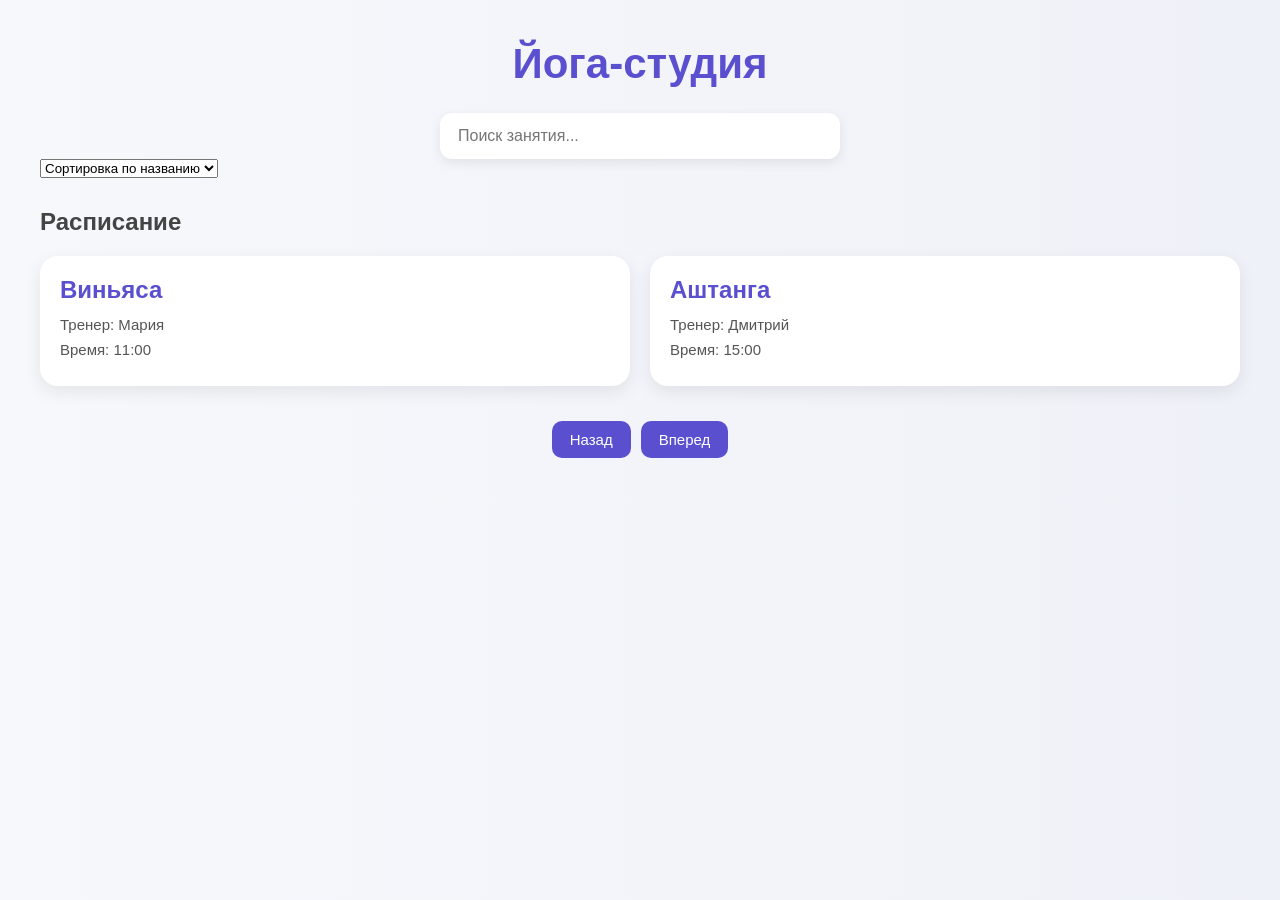
<file: index.html>
<!DOCTYPE html>
<html lang="ru">
<head>
    <meta charset="UTF-8">
    <title>Йога-студия</title>

    <link rel="stylesheet" href="1.css">
</head>
<body>

    <h1>Йога-студия</h1>

    <input
        type="text"
        id="search"
        placeholder="Поиск занятия..."
    >

    <select id="sort">
        <option value="name">Сортировка по названию</option>
        <option value="time">Сортировка по времени</option>
    </select>

    <h2>Расписание</h2>

    <div id="list">

        <div class="card"
             data-name="Хатха-йога"
             data-trainer="Анна"
             data-time="09:00">

            <h3>Хатха-йога</h3>
            <p>Тренер: Анна</p>
            <p>Время: 09:00</p>
        </div>

        <div class="card"
             data-name="Виньяса"
             data-trainer="Мария"
             data-time="11:00">

            <h3>Виньяса</h3>
            <p>Тренер: Мария</p>
            <p>Время: 11:00</p>
        </div>

        <div class="card"
             data-name="Йога для начинающих"
             data-trainer="Елена"
             data-time="13:00">

            <h3>Йога для начинающих</h3>
            <p>Тренер: Елена</p>
            <p>Время: 13:00</p>
        </div>

        <div class="card"
             data-name="Аштанга"
             data-trainer="Дмитрий"
             data-time="15:00">

            <h3>Аштанга</h3>
            <p>Тренер: Дмитрий</p>
            <p>Время: 15:00</p>
        </div>

    </div>

    <div class="pagination">
        <button id="prev">Назад</button>
        <button id="next">Вперед</button>
    </div>

    <script src="script.js"></script>

</body>
</html>
</file>
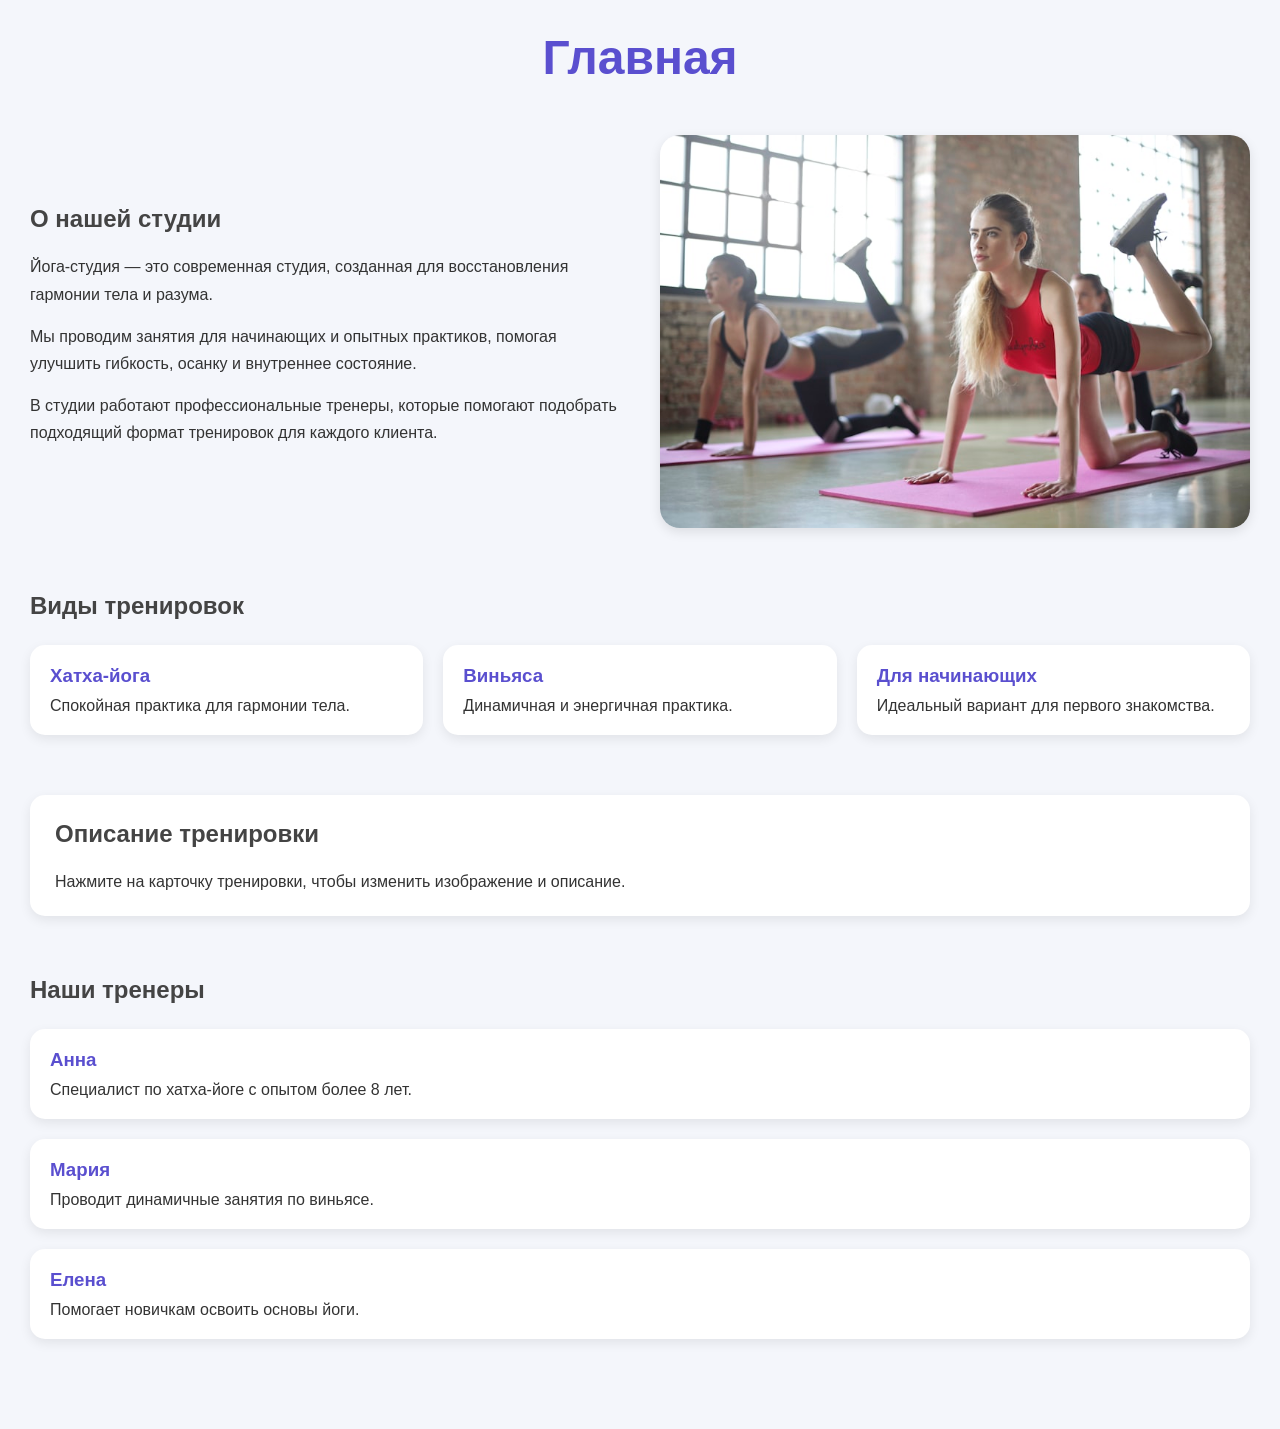
<file: home.html>
<!DOCTYPE html>
<html lang="ru">
<head>
    <meta charset="UTF-8">
    <meta name="viewport" content="width=device-width, initial-scale=1.0">
    <title>Главная</title>

    <link rel="stylesheet" href="home.css">
</head>
<body>

    <header>

        <h1>Главная</h1>

    </header>

    <section class="hero">

        <div class="hero-text">

            <h2>О нашей студии</h2>

            <p>
                Йога-студия — это современная студия,
                созданная для восстановления гармонии
                тела и разума.
            </p>

            <p>
                Мы проводим занятия для начинающих
                и опытных практиков, помогая улучшить
                гибкость, осанку и внутреннее состояние.
            </p>

            <p>
                В студии работают профессиональные тренеры,
                которые помогают подобрать подходящий
                формат тренировок для каждого клиента.
            </p>

        </div>

        <div class="hero-image">

            <img
                id="main-image"
                src="images/photo-1518611012118-696072aa579a.jpg"
                alt="Йога"
            >

        </div>

    </section>

    <section class="training-types">

        <h2>Виды тренировок</h2>

        <div class="types-container">

            <div
                class="type-card"
                data-image="images/photo-1506126613408-eca07ce68773.jpg"
                data-text="Хатха-йога помогает улучшить гибкость, дыхание и концентрацию."
            >

                <h3>Хатха-йога</h3>

                <p>
                    Спокойная практика для гармонии тела.
                </p>

            </div>

            <div
                class="type-card"
                data-image="images/photo-1518611012118-696072aa579a.jpg"
                data-text="Виньяса сочетает дыхание и активные движения."
            >

                <h3>Виньяса</h3>

                <p>
                    Динамичная и энергичная практика.
                </p>

            </div>

            <div
                class="type-card"
                data-image="images/photo-1544367567-0f2fcb009e0b.jpg"
                data-text="Йога для начинающих помогает освоить базовые упражнения."
            >

                <h3>Для начинающих</h3>

                <p>
                    Идеальный вариант для первого знакомства.
                </p>

            </div>

        </div>

    </section>

    <section class="training-info">

        <h2>Описание тренировки</h2>

        <p id="training-description">

            Нажмите на карточку тренировки,
            чтобы изменить изображение и описание.

        </p>

    </section>

    <section class="trainers">

        <h2>Наши тренеры</h2>

        <div class="trainer-card">

            <h3>Анна</h3>

            <p>
                Специалист по хатха-йоге с опытом более 8 лет.
            </p>

        </div>

        <div class="trainer-card">

            <h3>Мария</h3>

            <p>
                Проводит динамичные занятия по виньясе.
            </p>

        </div>

        <div class="trainer-card">

            <h3>Елена</h3>

            <p>
                Помогает новичкам освоить основы йоги.
            </p>

        </div>

    </section>

    <script src="home.js"></script>

</body>
</html>
</file>
<file: 1.css>
* {
    margin: 0;
    padding: 0;
    box-sizing: border-box;
}

body {
    font-family: Arial, sans-serif;
    background: linear-gradient(to right, #f7f8fc, #eef1f7);
    padding: 40px;
    color: #333;
}

h1 {
    text-align: center;
    margin-bottom: 25px;
    color: #5a4fcf;
    font-size: 42px;
}

h2 {
    margin: 30px 0 20px;
    color: #444;
}

#search {
    width: 100%;
    max-width: 400px;
    display: block;
    margin: 0 auto;
    padding: 14px 18px;
    border: none;
    border-radius: 12px;
    outline: none;
    font-size: 16px;
    background: white;
    box-shadow: 0 4px 12px rgba(0,0,0,0.08);
    transition: 0.3s;
}

#search:focus {
    transform: scale(1.02);
    box-shadow: 0 4px 16px rgba(90,79,207,0.25);
}

#list {
    display: grid;
    grid-template-columns: repeat(auto-fit, minmax(260px, 1fr));
    gap: 20px;
    margin-top: 20px;
}

.card {
    background: white;
    border-radius: 18px;
    padding: 20px;
    box-shadow: 0 6px 18px rgba(0,0,0,0.08);
    transition: 0.3s ease;
}

.card:hover {
    transform: translateY(-6px);
    box-shadow: 0 10px 24px rgba(0,0,0,0.12);
}

.card h3 {
    color: #5a4fcf;
    margin-bottom: 12px;
    font-size: 24px;
}

.card p {
    margin: 8px 0;
    font-size: 15px;
    color: #555;
}

.pagination {
    margin-top: 35px;
    display: flex;
    justify-content: center;
    gap: 10px;
}

button {
    padding: 10px 18px;
    border: none;
    border-radius: 10px;
    background: #5a4fcf;
    color: white;
    cursor: pointer;
    font-size: 15px;
    transition: 0.3s;
}

button:hover {
    background: #483cb5;
    transform: scale(1.05);
}
</file>
<file: home.css>
* {
    margin: 0;
    padding: 0;
    box-sizing: border-box;
}

body {
    font-family: Arial, sans-serif;

    background: #f4f6fb;

    color: #333;

    padding: 30px;
}

header {
    text-align: center;

    margin-bottom: 50px;
}

header h1 {
    color: #5a4fcf;

    font-size: 48px;

    margin-bottom: 20px;
}

section {
    margin-bottom: 60px;
}

.hero {
    display: flex;

    gap: 40px;

    align-items: center;

    flex-wrap: wrap;
}

.hero-text {
    flex: 1;
}

.hero-text h2 {
    margin-bottom: 20px;

    color: #444;
}

.hero-text p {
    margin-bottom: 15px;

    line-height: 1.7;
}

.hero-image {
    flex: 1;
}

.hero-image img {
    width: 100%;

    border-radius: 20px;

    box-shadow: 0 4px 12px rgba(0,0,0,0.1);

    transition: 0.4s;
}

.training-types h2,
.training-info h2,
.trainers h2 {
    margin-bottom: 25px;

    color: #444;
}

.types-container {
    display: grid;

    grid-template-columns: repeat(auto-fit, minmax(250px, 1fr));

    gap: 20px;
}

.type-card {
    background: white;

    padding: 20px;

    border-radius: 15px;

    cursor: pointer;

    transition: 0.3s;

    box-shadow: 0 4px 12px rgba(0,0,0,0.08);
}

.type-card:hover {
    transform: translateY(-5px);
}

.type-card h3 {
    color: #5a4fcf;

    margin-bottom: 10px;
}

.training-info {
    background: white;

    padding: 25px;

    border-radius: 15px;

    box-shadow: 0 4px 12px rgba(0,0,0,0.08);
}

.trainer-card {
    background: white;

    padding: 20px;

    border-radius: 15px;

    margin-bottom: 20px;

    box-shadow: 0 4px 12px rgba(0,0,0,0.08);
}

.trainer-card h3 {
    color: #5a4fcf;

    margin-bottom: 10px;
}

footer {
    text-align: center;

    margin-top: 50px;

    color: #777;
}
</file>
